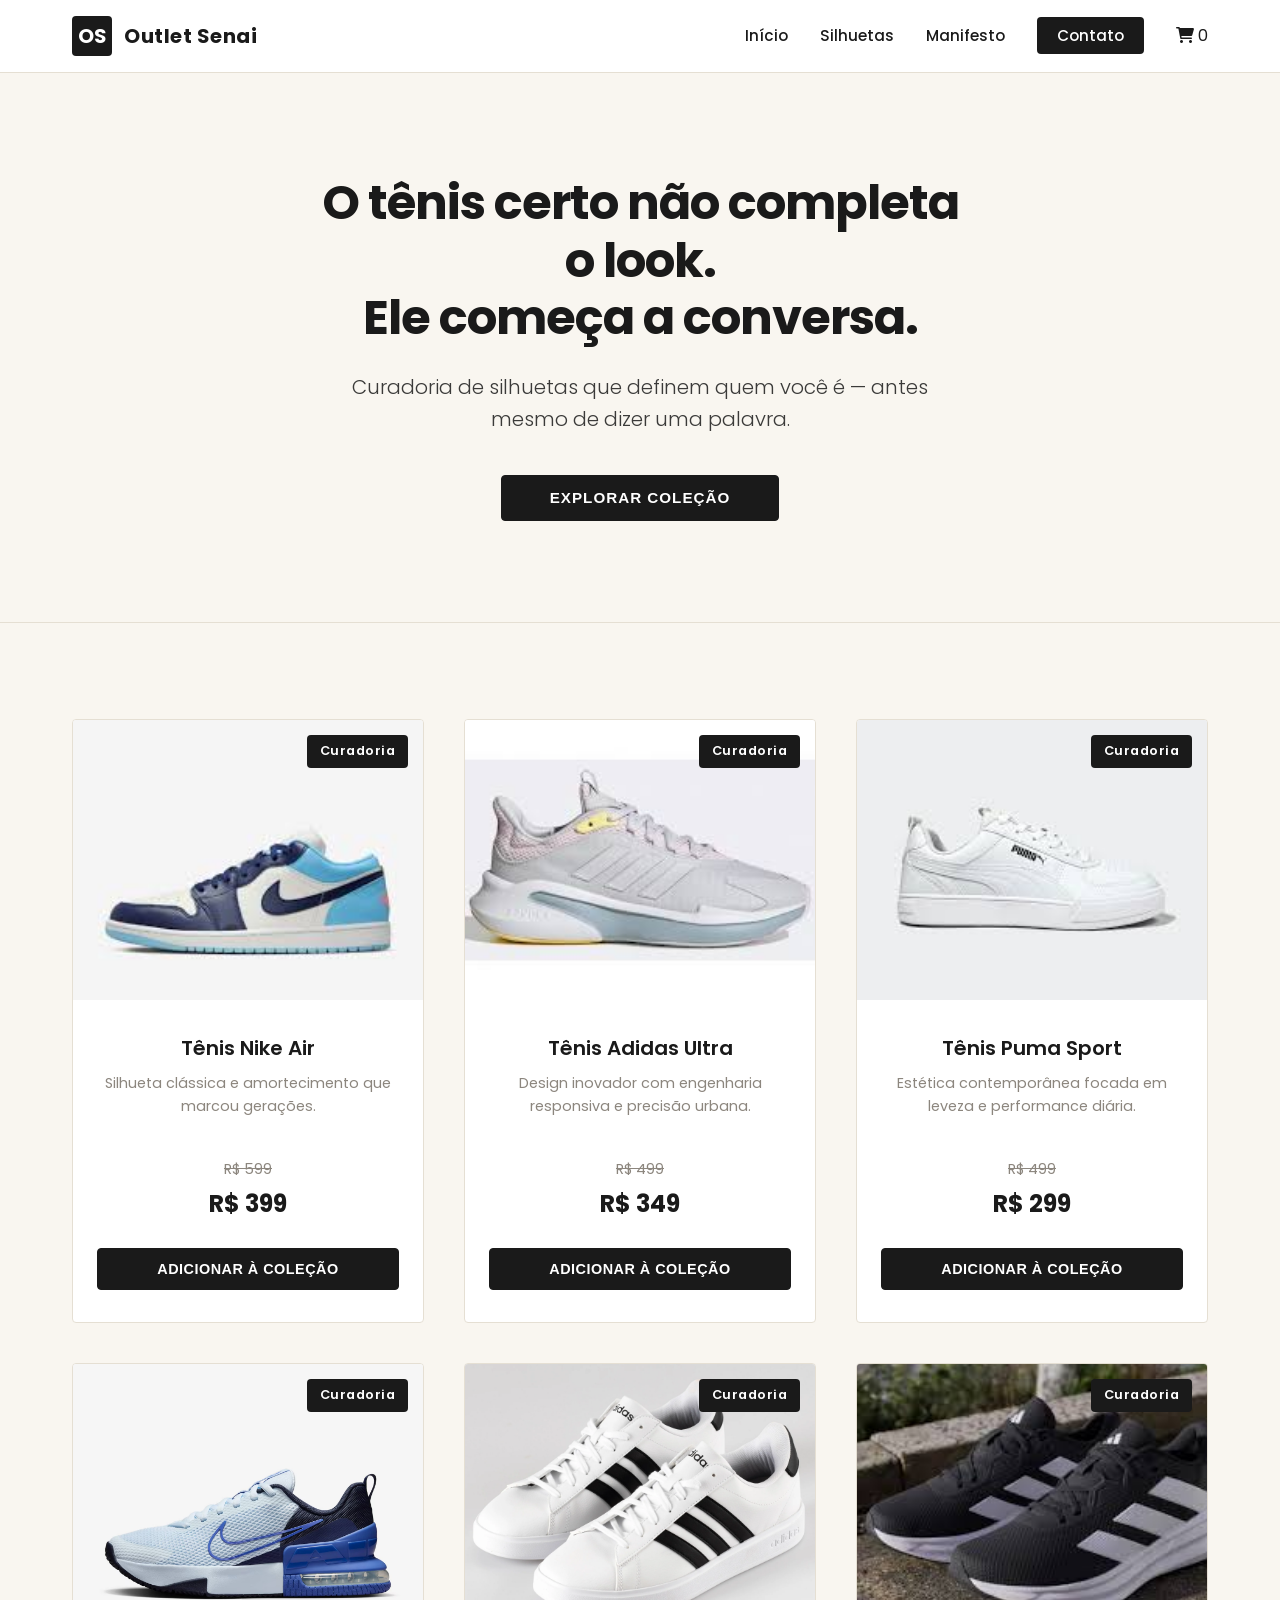
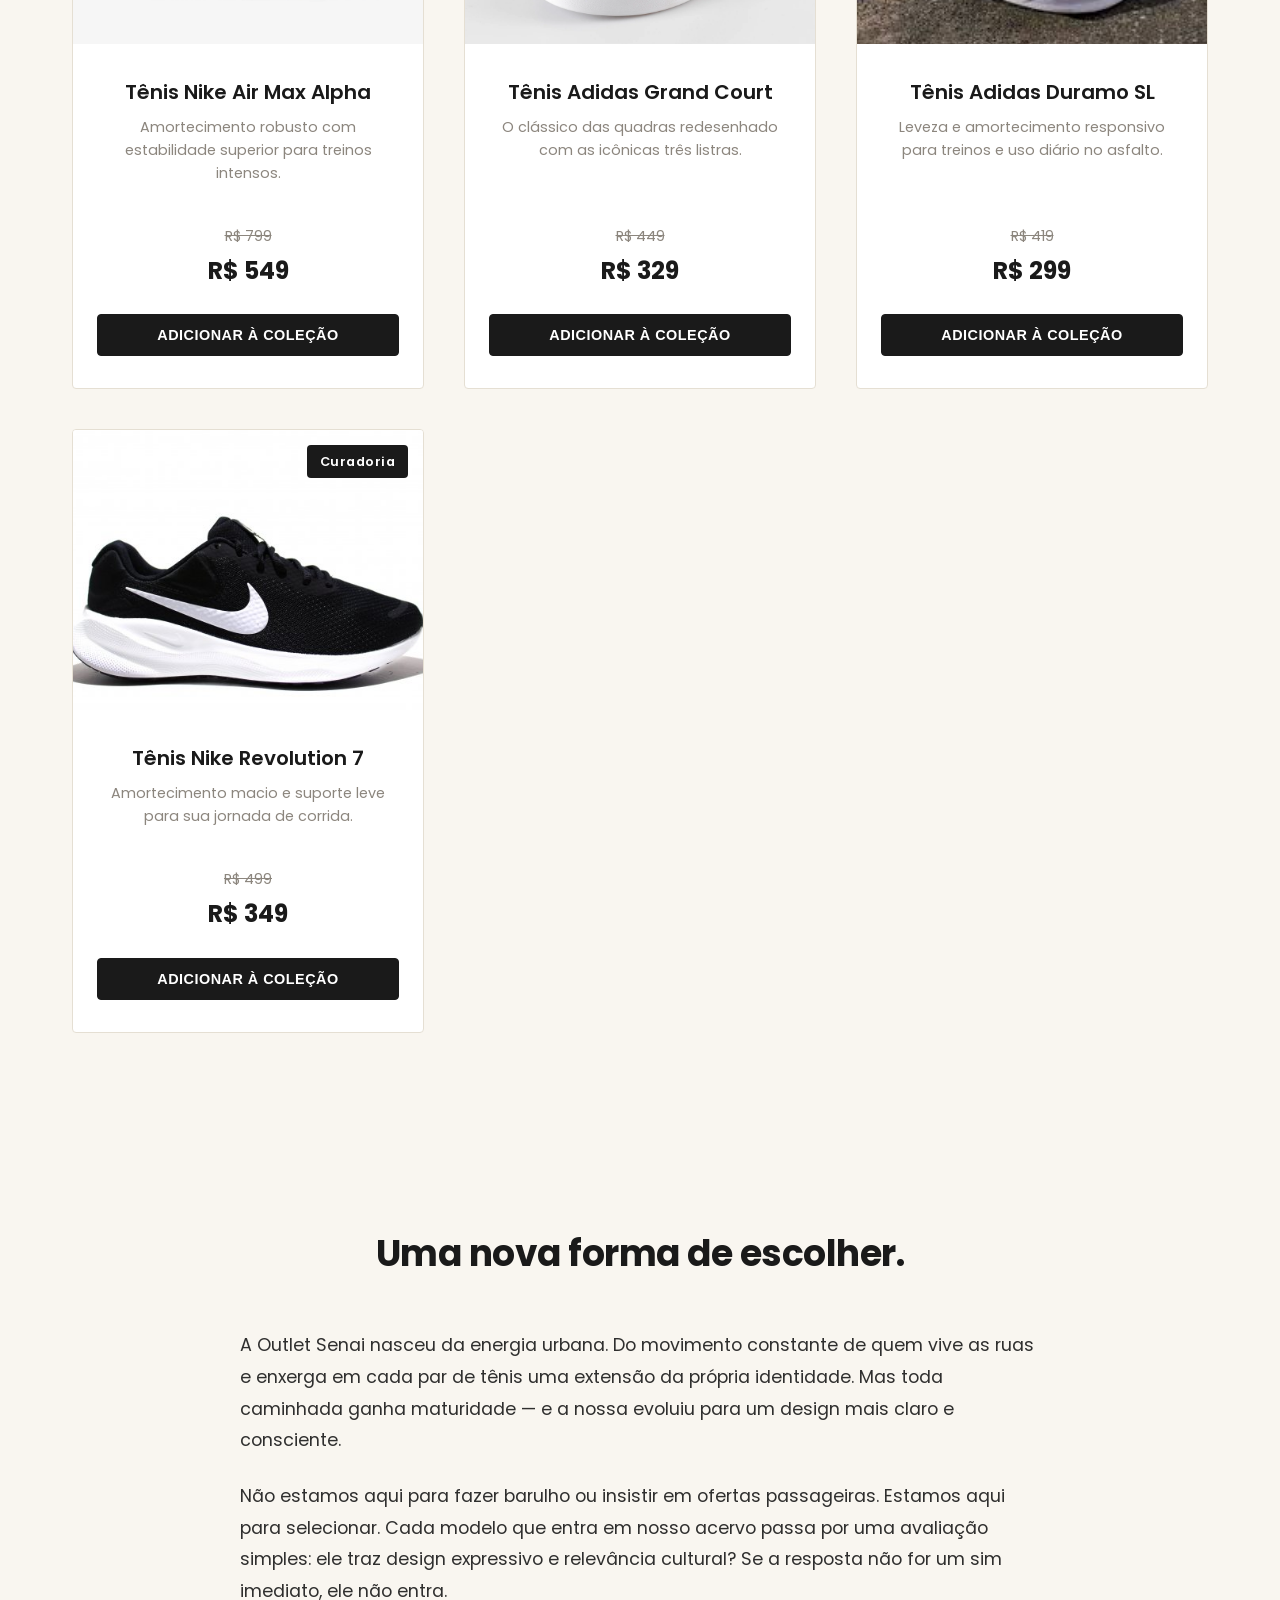
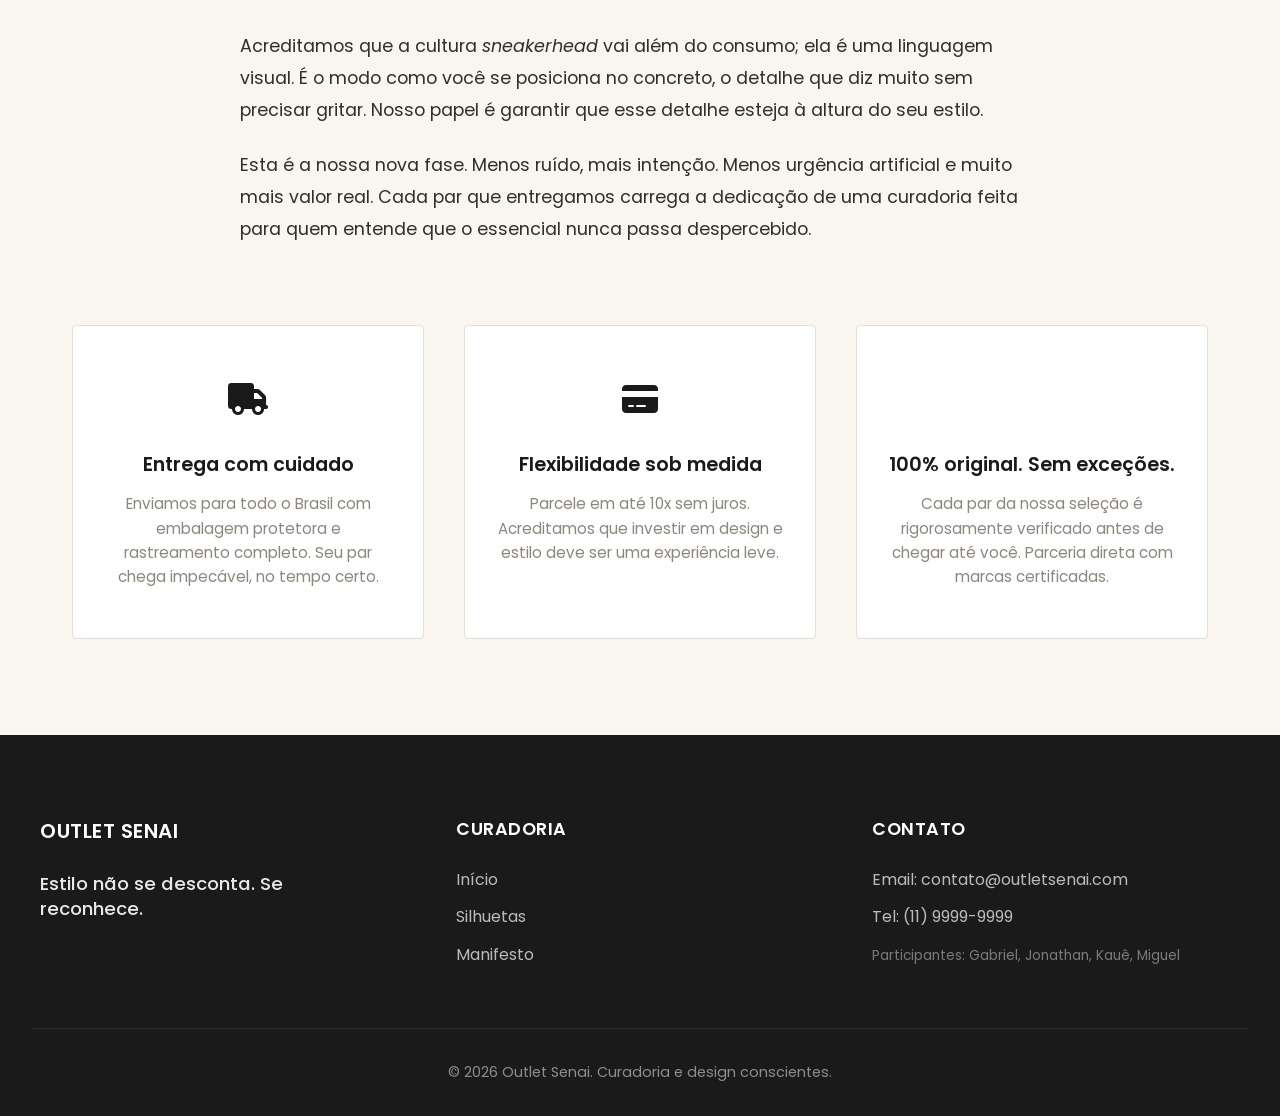
<file: index.html>
<!DOCTYPE html>
<html lang="pt-BR">
<head>
    <meta charset="UTF-8">
    <meta name="viewport" content="width=device-width, initial-scale=1.0">
    <meta name="description" content="Outlet Senai — Curadoria de silhuetas atemporais e design consciente. Encontre os tênis mais autênticos da cultura urbana.">
    <link href="https://fonts.googleapis.com/css2?family=Poppins:wght@400;500;600;700&display=swap" rel="stylesheet">
    <link rel="icon" href="assets/img/favicon.png" type="image/png">
    <link rel="stylesheet" href="assets/css/style.css">
    <link rel="stylesheet" href="https://cdnjs.cloudflare.com/ajax/libs/font-awesome/6.0.0/css/all.min.css">
    <title>Outlet Senai — Curadoria & Design de Tênis Premium</title>
</head>
<body>
    <nav class="navbar">
        <div class="nav-container">
            <a href="#" class="logo-link">
                <div class="logo-box">OS</div>
                <span class="brand-name">Outlet Senai</span>
            </a>
            <ul class="menu">
                <li><a href="#inicio">Início</a></li>
                <li><a href="#produtos">Silhuetas</a></li>
                <li><a href="#quemsomos">Manifesto</a></li>
                <li><a href="#contato" class="btn-contato">Contato</a></li>
                <li>
                    <div class="cart-container" onclick="toggleCarrinho()" style="cursor: pointer; position: relative;">
                        <i class="fa-solid fa-cart-shopping"></i>
                        <span id="cart-count">0</span>
                    </div>

                    <div id="carrinho-lateral" class="cart-modal">
                        <h3>Seu Carrinho</h3>
                        <div id="itens-lista"></div>
                        <hr style="border: 0; border-top: 1px solid var(--color-earth-light); margin: 20px 0;">
                        <p style="margin-bottom: 20px; font-size: 1.1rem;">Total: <strong id="total-carrinho" style="font-weight: 700; color: var(--color-dark);">R$ 0,00</strong></p>
                        <div style="display: flex; flex-direction: column; gap: 10px;">
                            <button class="btn-finalizar">Finalizar Compra</button>
                            <button onclick="toggleCarrinho()" style="background: transparent; border: 1px solid var(--color-earth-light); padding: 10px; border-radius: 4px; cursor: pointer; font-weight: 600; text-transform: uppercase; font-size: 0.85rem; letter-spacing: 0.5px;">Fechar</button>
                        </div>
                    </div>
                </li>
            </ul>
        </div>
    </nav>
    <section class="banner" id="inicio">
        <div class="banner-content">
            <h1>O tênis certo não completa o look.<br>Ele começa a conversa.</h1>
            <p>Curadoria de silhuetas que definem quem você é — antes mesmo de dizer uma palavra.</p>
            <button class="btn-verprodutos" onclick="document.getElementById('produtos').scrollIntoView({behavior: 'smooth'})">Explorar Coleção</button>
        </div>
    </section>

    <section class="produtos" id="produtos">

        <div class="card">
            <a href="pages/nike-air.html" class="card-link">
                <div class="card-image">
                    <img src="assets/img/produtos/nike-air.jpg" alt="Tênis Nike Air">
                    <span class="badge-desconto">Curadoria</span>
                </div>
            </a>
            <div class="card-content">
                <h3>Tênis Nike Air</h3>
                <p class="descricao">Silhueta clássica e amortecimento que marcou gerações.</p>
                <div class="preco-container">
                    <p class="preco-original">R$ 599</p>
                    <p class="preco">R$ 399</p>
                </div>
                <button class="btn-add" onclick="adicionarAoCarrinho('Nike Air', 399, 'assets/img/produtos/nike-air.jpg')">Adicionar à Coleção</button>
            </div>
        </div>

        <div class="card">
            <a href="pages/adidas-ultra.html">
                <div class="card-image">
                    <img src="assets/img/produtos/adidas-ultra.jpg" alt="Tênis Adidas Ultra">
                    <span class="badge-desconto">Curadoria</span>
                </div>
            </a>
            <div class="card-content">
                <h3>Tênis Adidas Ultra</h3>
                <p class="descricao">Design inovador com engenharia responsiva e precisão urbana.</p>
                <div class="preco-container">
                    <p class="preco-original">R$ 499</p>
                    <p class="preco">R$ 349</p>
                </div>
                <button class="btn-add" onclick="adicionarAoCarrinho('Adidas Ultra', 349, 'assets/img/produtos/adidas-ultra.jpg')">Adicionar à Coleção</button>
            </div>
        </div>

        <div class="card">
            <a href="pages/puma-sport.html">
                <div class="card-image">
                    <img src="assets/img/produtos/puma-sport.jpg" alt="Tênis Puma Sport">
                    <span class="badge-desconto">Curadoria</span>
                </div>
            </a>
            <div class="card-content">
                <h3>Tênis Puma Sport</h3>
                <p class="descricao">Estética contemporânea focada em leveza e performance diária.</p>
                <div class="preco-container">
                    <p class="preco-original">R$ 499</p>
                    <p class="preco">R$ 299</p>
                </div>
                <button class="btn-add" onclick="adicionarAoCarrinho('Puma Sport', 299, 'assets/img/produtos/puma-sport.jpg')">Adicionar à Coleção</button>
            </div>
        </div>

        <div class="card">
            <a href="pages/nike-air-max-alpha.html">
                <div class="card-image">
                    <img src="assets/img/produtos/nike-air-max-alpha.png" alt="Tênis Nike Air Max Alpha">
                    <span class="badge-desconto">Curadoria</span>
                </div>
            </a>
            <div class="card-content">
                <h3>Tênis Nike Air Max Alpha</h3>
                <p class="descricao">Amortecimento robusto com estabilidade superior para treinos intensos.</p>
                <div class="preco-container">
                    <p class="preco-original">R$ 799</p>
                    <p class="preco">R$ 549</p>
                </div>
                <button class="btn-add" onclick="adicionarAoCarrinho('Nike Air Max Alpha', 549, 'assets/img/produtos/nike-air-max-alpha.png')">Adicionar à Coleção</button>
            </div>
        </div>

        <div class="card">
            <a href="pages/adidas-grand-court.html">
                <div class="card-image">
                    <img src="assets/img/produtos/adidas-grand-court.webp" alt="Tênis Adidas Grand Court">
                    <span class="badge-desconto">Curadoria</span>
                </div>
            </a>
            <div class="card-content">
                <h3>Tênis Adidas Grand Court</h3>
                <p class="descricao">O clássico das quadras redesenhado com as icônicas três listras.</p>
                <div class="preco-container">
                    <p class="preco-original">R$ 449</p>
                    <p class="preco">R$ 329</p>
                </div>
                <button class="btn-add" onclick="adicionarAoCarrinho('Adidas Grand Court', 329, 'assets/img/produtos/adidas-grand-court.webp')">Adicionar à Coleção</button>
            </div>
        </div>

        <div class="card">
            <a href="pages/adidas-duramo-sl.html">
                <div class="card-image">
                    <img src="assets/img/produtos/adidas-duramo-sl.jpg" alt="Tênis Adidas Duramo SL">
                    <span class="badge-desconto">Curadoria</span>
                </div>
            </a>
            <div class="card-content">
                <h3>Tênis Adidas Duramo SL</h3>
                <p class="descricao">Leveza e amortecimento responsivo para treinos e uso diário no asfalto.</p>
                <div class="preco-container">
                    <p class="preco-original">R$ 419</p>
                    <p class="preco">R$ 299</p>
                </div>
                <button class="btn-add" onclick="adicionarAoCarrinho('Adidas Duramo SL', 299, 'assets/img/produtos/adidas-duramo-sl.jpg')">Adicionar à Coleção</button>
            </div>
        </div>

        <div class="card">
            <a href="pages/nike-revolution-7.html">
                <div class="card-image">
                    <img src="assets/img/produtos/nike-revolution-7.jpg" alt="Tênis Nike Revolution 7">
                    <span class="badge-desconto">Curadoria</span>
                </div>
            </a>
            <div class="card-content">
                <h3>Tênis Nike Revolution 7</h3>
                <p class="descricao">Amortecimento macio e suporte leve para sua jornada de corrida.</p>
                <div class="preco-container">
                    <p class="preco-original">R$ 499</p>
                    <p class="preco">R$ 349</p>
                </div>
                <button class="btn-add" onclick="adicionarAoCarrinho('Nike Revolution 7', 349, 'assets/img/produtos/nike-revolution-7.jpg')">Adicionar à Coleção</button>
            </div>
        </div>
    </section>

    <section class="sobre" id="quemsomos">
        <h2>Uma nova forma de escolher.</h2>
        
        <div class="sobre-manifesto">
            <p>A Outlet Senai nasceu da energia urbana. Do movimento constante de quem vive as ruas e enxerga em cada par de tênis uma extensão da própria identidade. Mas toda caminhada ganha maturidade — e a nossa evoluiu para um design mais claro e consciente.</p>
            <p>Não estamos aqui para fazer barulho ou insistir em ofertas passageiras. Estamos aqui para selecionar. Cada modelo que entra em nosso acervo passa por uma avaliação simples: ele traz design expressivo e relevância cultural? Se a resposta não for um sim imediato, ele não entra.</p>
            <p>Acreditamos que a cultura <em>sneakerhead</em> vai além do consumo; ela é uma linguagem visual. É o modo como você se posiciona no concreto, o detalhe que diz muito sem precisar gritar. Nosso papel é garantir que esse detalhe esteja à altura do seu estilo.</p>
            <p>Esta é a nossa nova fase. Menos ruído, mais intenção. Menos urgência artificial e muito mais valor real. Cada par que entregamos carrega a dedicação de uma curadoria feita para quem entende que o essencial nunca passa despercebido.</p>
        </div>

        <div class="sobre-grid">
            <div class="sobre-card">
                <div class="sobre-icon"><i class="fa-solid fa-truck"></i></div>
                <h4>Entrega com cuidado</h4>
                <p>Enviamos para todo o Brasil com embalagem protetora e rastreamento completo. Seu par chega impecável, no tempo certo.</p>
            </div>
            <div class="sobre-card">
                <div class="sobre-icon"><i class="fa-solid fa-credit-card"></i></div>
                <h4>Flexibilidade sob medida</h4>
                <p>Parcele em até 10x sem juros. Acreditamos que investir em design e estilo deve ser uma experiência leve.</p>
            </div>
            <div class="sobre-card">
                <div class="sobre-icon"><i class="fa-solid fa-shield-halved"></i></div>
                <h4>100% original. Sem exceções.</h4>
                <p>Cada par da nossa seleção é rigorosamente verificado antes de chegar até você. Parceria direta com marcas certificadas.</p>
            </div>
        </div>
    </section>

    <footer id="contato">
        <div class="footer-container">
            <div class="footer-section" style="max-width: 350px;">
                <h4 style="font-size: 1.25rem;">Outlet Senai</h4>
                <p style="font-size: 1.15rem; font-weight: 500; line-height: 1.4; color: var(--color-white); opacity: 0.9; margin-top: 15px;">Estilo não se desconta. Se reconhece.</p>
            </div>
            <div class="footer-section">
                <h4>Curadoria</h4>
                <ul>
                    <li><a href="#inicio">Início</a></li>
                    <li><a href="#produtos">Silhuetas</a></li>
                    <li><a href="#quemsomos">Manifesto</a></li>
                </ul>
            </div>
            <div class="footer-section">
                <h4>Contato</h4>
                <p>Email: contato@outletsenai.com</p>
                <p>Tel: (11) 9999-9999</p>
                <p style="margin-top: 15px; font-size: 0.85rem; opacity: 0.6;">Participantes: Gabriel, Jonathan, Kauê, Miguel</p>
            </div>
        </div>
        <div class="footer-bottom">
            <p>&copy; 2026 Outlet Senai. Curadoria e design conscientes.</p>
        </div>
    </footer>
    <div id="toast-carrinho" class="toast">Produto adicionado à sua coleção!</div>
    <script src="assets/js/carrinho.js"></script>
</body>
</html>
</file>
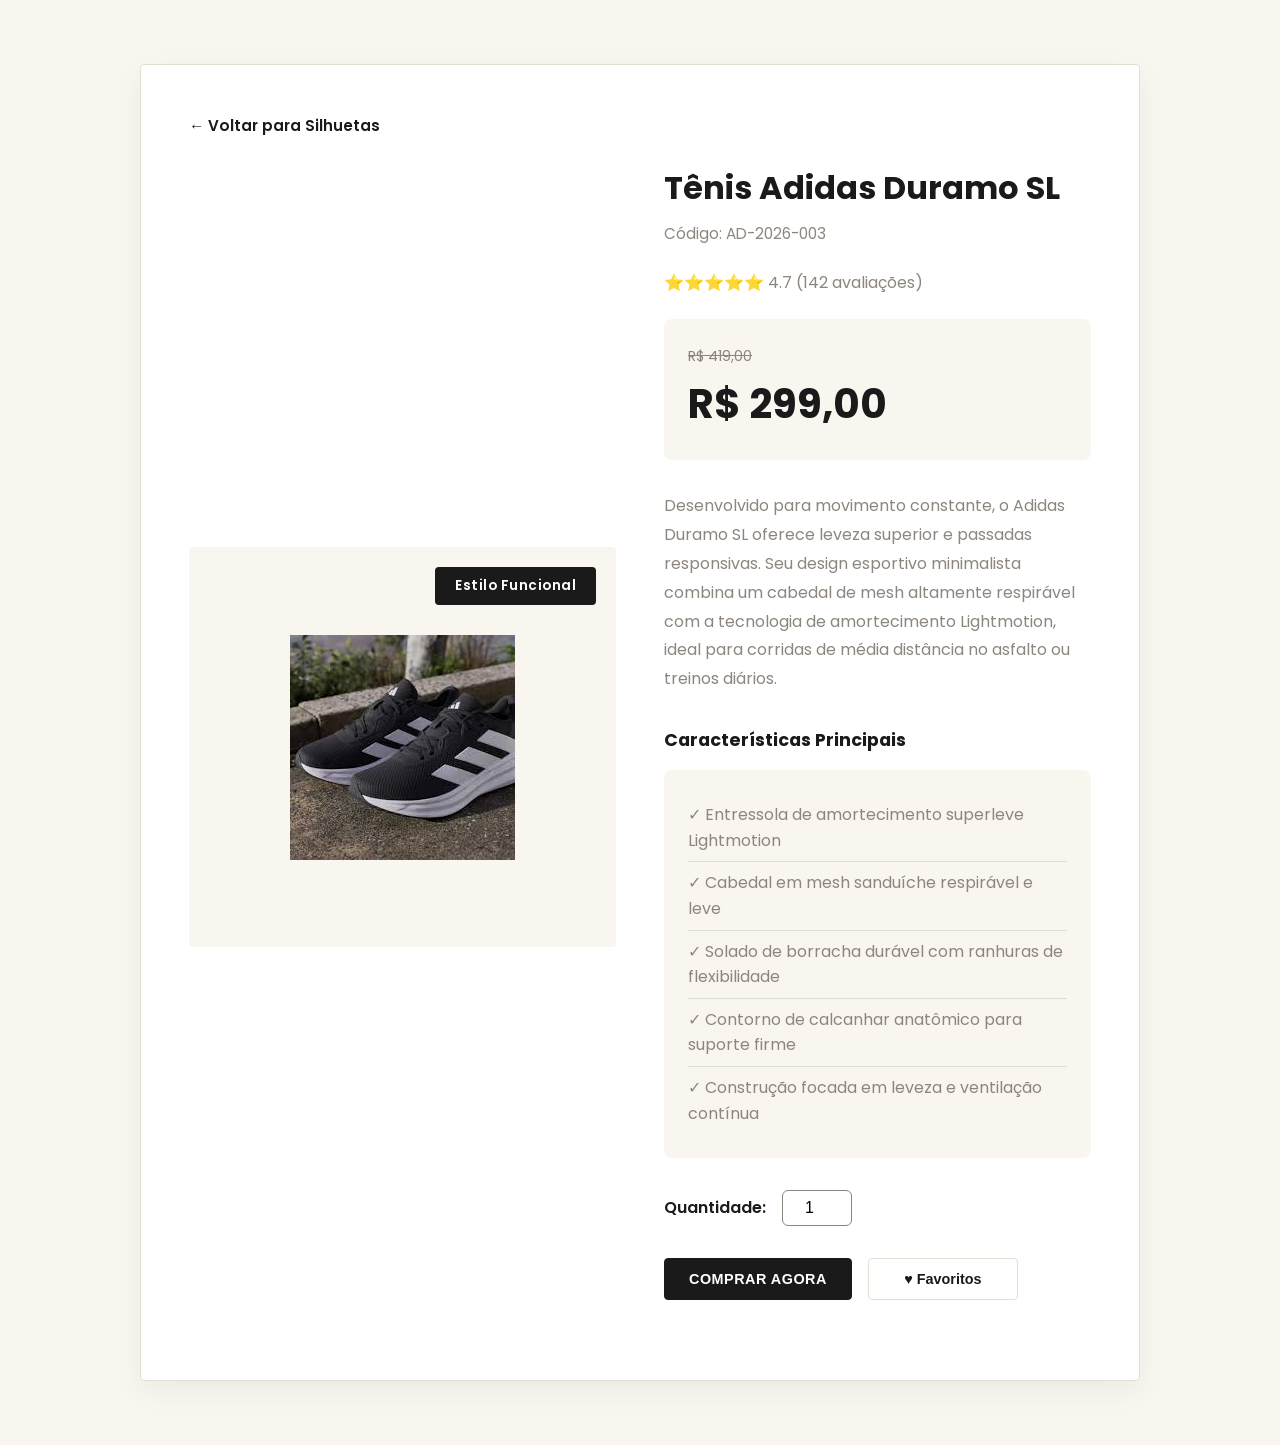
<file: pages/adidas-duramo-sl.html>
<!DOCTYPE html>
<html lang="pt-BR">
<head>
    <meta charset="UTF-8">
    <meta name="viewport" content="width=device-width, initial-scale=1.0">
    <meta name="description" content="Tênis Adidas Duramo SL — Leveza e amortecimento responsivo para treinos e uso diário no asfalto.">
    <link href="https://fonts.googleapis.com/css2?family=Poppins:wght@400;500;600;700&display=swap" rel="stylesheet">
    <link rel="icon" href="../assets/img/favicon.png" type="image/png">
    <link rel="stylesheet" href="../assets/css/style.css">
    <link rel="stylesheet" href="../assets/css/produto.css">
    <title>Tênis Adidas Duramo SL — Outlet Senai</title>
</head>
<body>
    <div class="produto-container">
        <a href="../index.html" class="voltar">← Voltar para Silhuetas</a>
        
        <div class="produto-grid">
            <div class="produto-imagem">
                <span class="badge">Estilo Funcional</span>
                <img src="../assets/img/produtos/adidas-duramo-sl.jpg" alt="Tênis Adidas Duramo SL">
            </div>

            <div class="produto-info">
                <h1>Tênis Adidas Duramo SL</h1>
                <div class="info-meta">Código: AD-2026-003</div>
                <div class="avaliacao">⭐⭐⭐⭐⭐ 4.7 (142 avaliações)</div>
                
                <div class="produto-preco">
                    <span class="preco-original">R$ 419,00</span>
                    <div class="preco-atual">R$ 299,00</div>
                </div>

                <div class="produto-descricao">
                    Desenvolvido para movimento constante, o Adidas Duramo SL oferece leveza superior e passadas responsivas. Seu design esportivo minimalista combina um cabedal de mesh altamente respirável com a tecnologia de amortecimento Lightmotion, ideal para corridas de média distância no asfalto ou treinos diários.
                </div>

                <div class="especificacoes">
                    <h3>Características Principais</h3>
                    <ul>
                        <li>✓ Entressola de amortecimento superleve Lightmotion</li>
                        <li>✓ Cabedal em mesh sanduíche respirável e leve</li>
                        <li>✓ Solado de borracha durável com ranhuras de flexibilidade</li>
                        <li>✓ Contorno de calcanhar anatômico para suporte firme</li>
                        <li>✓ Construção focada em leveza e ventilação contínua</li>
                    </ul>
                </div>

                <div class="quantidade">
                    <label for="qty">Quantidade:</label>
                    <input type="number" id="qty" value="1" min="1" max="10">
                </div>

                <div class="botoes">
                    <button class="btn-comprar">Comprar Agora</button>
                    <button class="btn-favorito">♥ Favoritos</button>
                </div>
            </div>
        </div>
    </div>
</body>
</html>
</file>
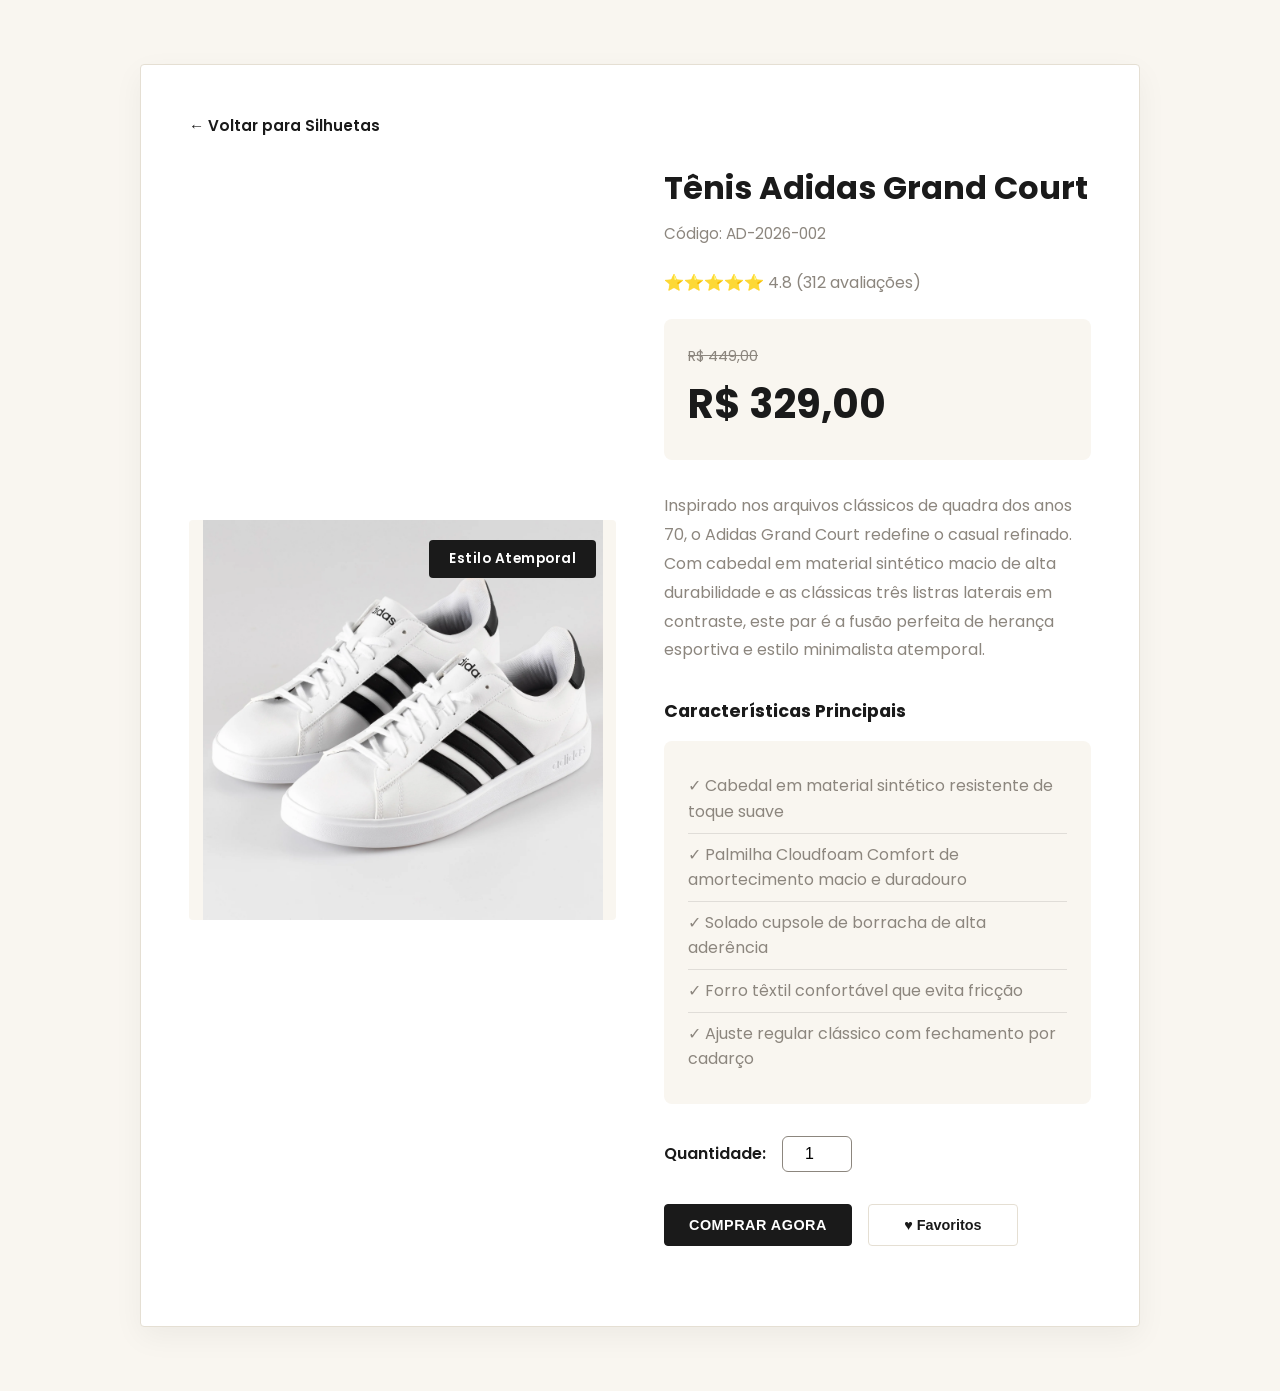
<file: pages/adidas-grand-court.html>
<!DOCTYPE html>
<html lang="pt-BR">
<head>
    <meta charset="UTF-8">
    <meta name="viewport" content="width=device-width, initial-scale=1.0">
    <meta name="description" content="Tênis Adidas Grand Court — O clássico das quadras redesenhado com as icônicas três listras e estilo atemporal.">
    <link href="https://fonts.googleapis.com/css2?family=Poppins:wght@400;500;600;700&display=swap" rel="stylesheet">
    <link rel="icon" href="../assets/img/favicon.png" type="image/png">
    <link rel="stylesheet" href="../assets/css/style.css">
    <link rel="stylesheet" href="../assets/css/produto.css">
    <title>Tênis Adidas Grand Court — Outlet Senai</title>
</head>
<body>
    <div class="produto-container">
        <a href="../index.html" class="voltar">← Voltar para Silhuetas</a>
        
        <div class="produto-grid">
            <div class="produto-imagem">
                <span class="badge">Estilo Atemporal</span>
                <img src="../assets/img/produtos/adidas-grand-court.webp" alt="Tênis Adidas Grand Court">
            </div>

            <div class="produto-info">
                <h1>Tênis Adidas Grand Court</h1>
                <div class="info-meta">Código: AD-2026-002</div>
                <div class="avaliacao">⭐⭐⭐⭐⭐ 4.8 (312 avaliações)</div>
                
                <div class="produto-preco">
                    <span class="preco-original">R$ 449,00</span>
                    <div class="preco-atual">R$ 329,00</div>
                </div>

                <div class="produto-descricao">
                    Inspirado nos arquivos clássicos de quadra dos anos 70, o Adidas Grand Court redefine o casual refinado. Com cabedal em material sintético macio de alta durabilidade e as clássicas três listras laterais em contraste, este par é a fusão perfeita de herança esportiva e estilo minimalista atemporal.
                </div>

                <div class="especificacoes">
                    <h3>Características Principais</h3>
                    <ul>
                        <li>✓ Cabedal em material sintético resistente de toque suave</li>
                        <li>✓ Palmilha Cloudfoam Comfort de amortecimento macio e duradouro</li>
                        <li>✓ Solado cupsole de borracha de alta aderência</li>
                        <li>✓ Forro têxtil confortável que evita fricção</li>
                        <li>✓ Ajuste regular clássico com fechamento por cadarço</li>
                    </ul>
                </div>

                <div class="quantidade">
                    <label for="qty">Quantidade:</label>
                    <input type="number" id="qty" value="1" min="1" max="10">
                </div>

                <div class="botoes">
                    <button class="btn-comprar">Comprar Agora</button>
                    <button class="btn-favorito">♥ Favoritos</button>
                </div>
            </div>
        </div>
    </div>
</body>
</html>
</file>
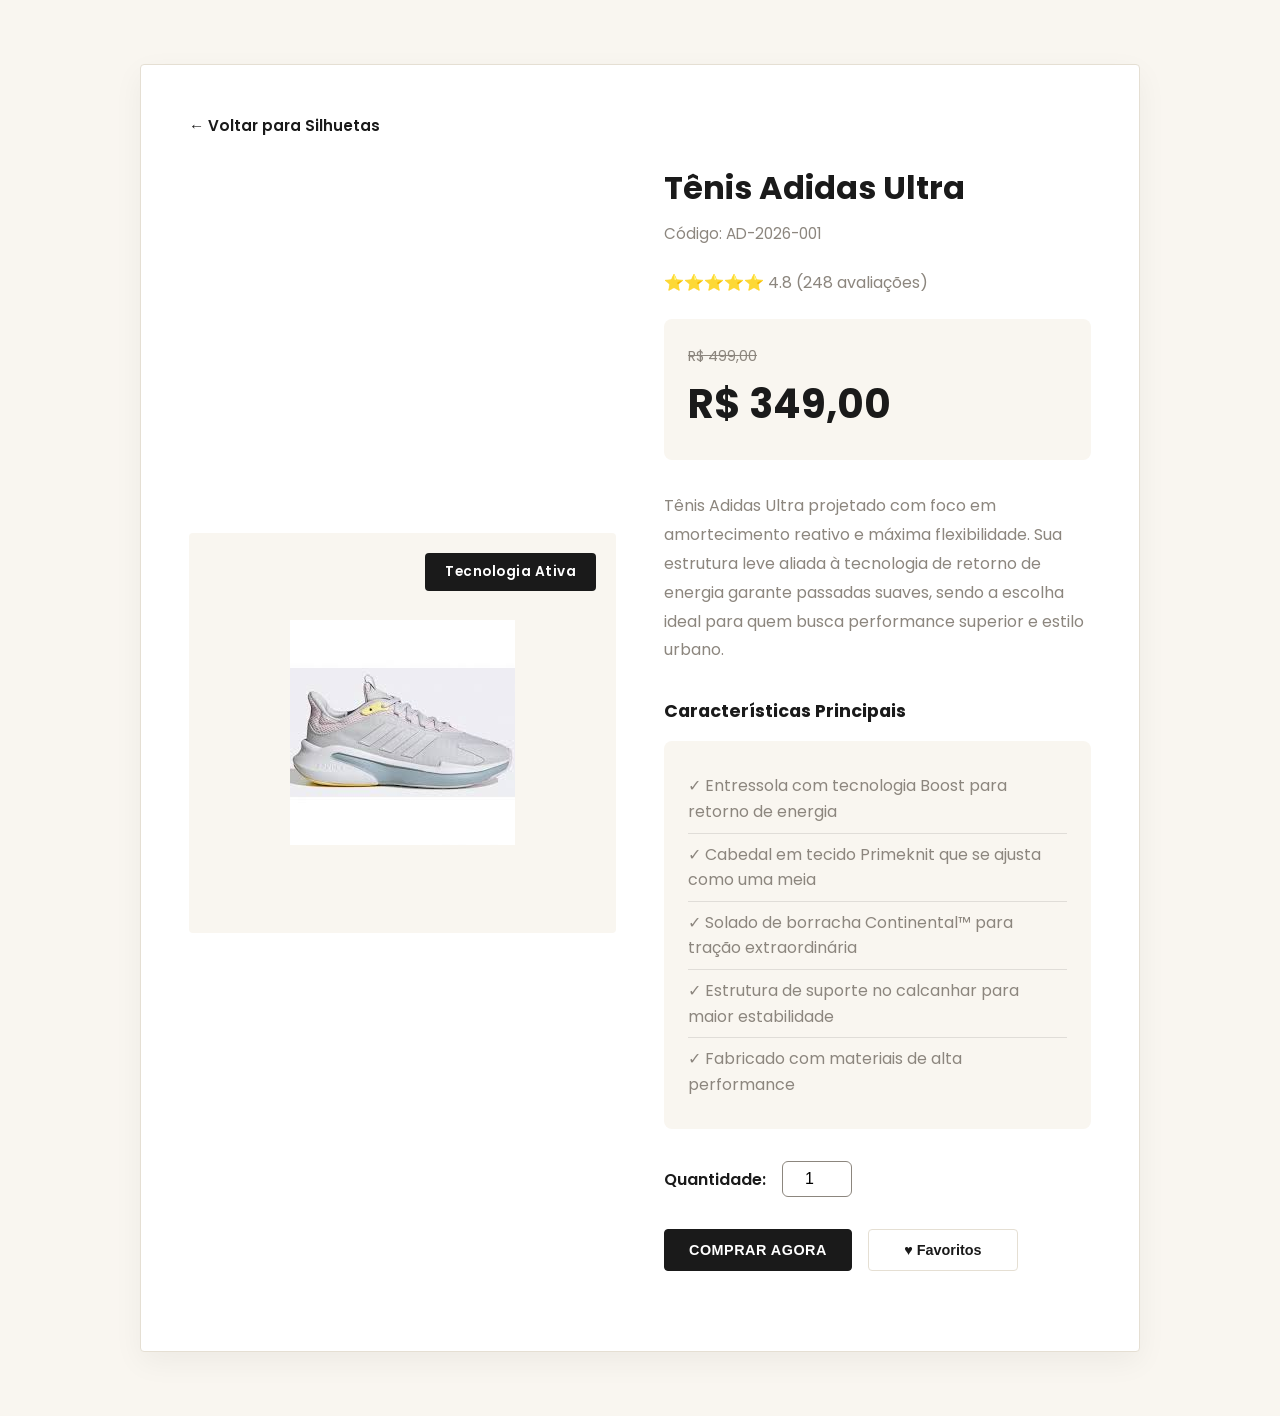
<file: pages/adidas-ultra.html>
<!DOCTYPE html>
<html lang="pt-BR">
<head>
    <meta charset="UTF-8">
    <meta name="viewport" content="width=device-width, initial-scale=1.0">
    <meta name="description" content="Tênis Adidas Ultra — Design inovador com engenharia responsiva e precisão urbana.">
    <link href="https://fonts.googleapis.com/css2?family=Poppins:wght@400;500;600;700&display=swap" rel="stylesheet">
    <link rel="icon" href="../assets/img/favicon.png" type="image/png">
    <link rel="stylesheet" href="../assets/css/style.css">
    <link rel="stylesheet" href="../assets/css/produto.css">
    <title>Tênis Adidas Ultra — Outlet Senai</title>
</head>
<body>
    <div class="produto-container">
        <a href="../index.html" class="voltar">← Voltar para Silhuetas</a>
        
        <div class="produto-grid">
            <div class="produto-imagem">
                <span class="badge">Tecnologia Ativa</span>
                <img src="../assets/img/produtos/adidas-ultra.jpg" alt="Tênis Adidas Ultra">
            </div>

            <div class="produto-info">
                <h1>Tênis Adidas Ultra</h1>
                <div class="info-meta">Código: AD-2026-001</div>
                <div class="avaliacao">⭐⭐⭐⭐⭐ 4.8 (248 avaliações)</div>
                
                <div class="produto-preco">
                    <span class="preco-original">R$ 499,00</span>
                    <div class="preco-atual">R$ 349,00</div>
                </div>

                <div class="produto-descricao">
                   Tênis Adidas Ultra projetado com foco em amortecimento reativo e máxima flexibilidade. Sua estrutura leve aliada à tecnologia de retorno de energia garante passadas suaves, sendo a escolha ideal para quem busca performance superior e estilo urbano.
                </div>

                <div class="especificacoes">
                    <h3>Características Principais</h3>
                    <ul>
                        <li>✓ Entressola com tecnologia Boost para retorno de energia</li>
                        <li>✓ Cabedal em tecido Primeknit que se ajusta como uma meia</li>
                        <li>✓ Solado de borracha Continental™ para tração extraordinária</li>
                        <li>✓ Estrutura de suporte no calcanhar para maior estabilidade</li>
                        <li>✓ Fabricado com materiais de alta performance</li>
                    </ul>
                </div>

                <div class="quantidade">
                    <label for="qty">Quantidade:</label>
                    <input type="number" id="qty" value="1" min="1" max="10">
                </div>

                <div class="botoes">
                    <button class="btn-comprar">Comprar Agora</button>
                    <button class="btn-favorito">♥ Favoritos</button>
                </div>
            </div>
        </div>
    </div>
</body>
</html>
</file>
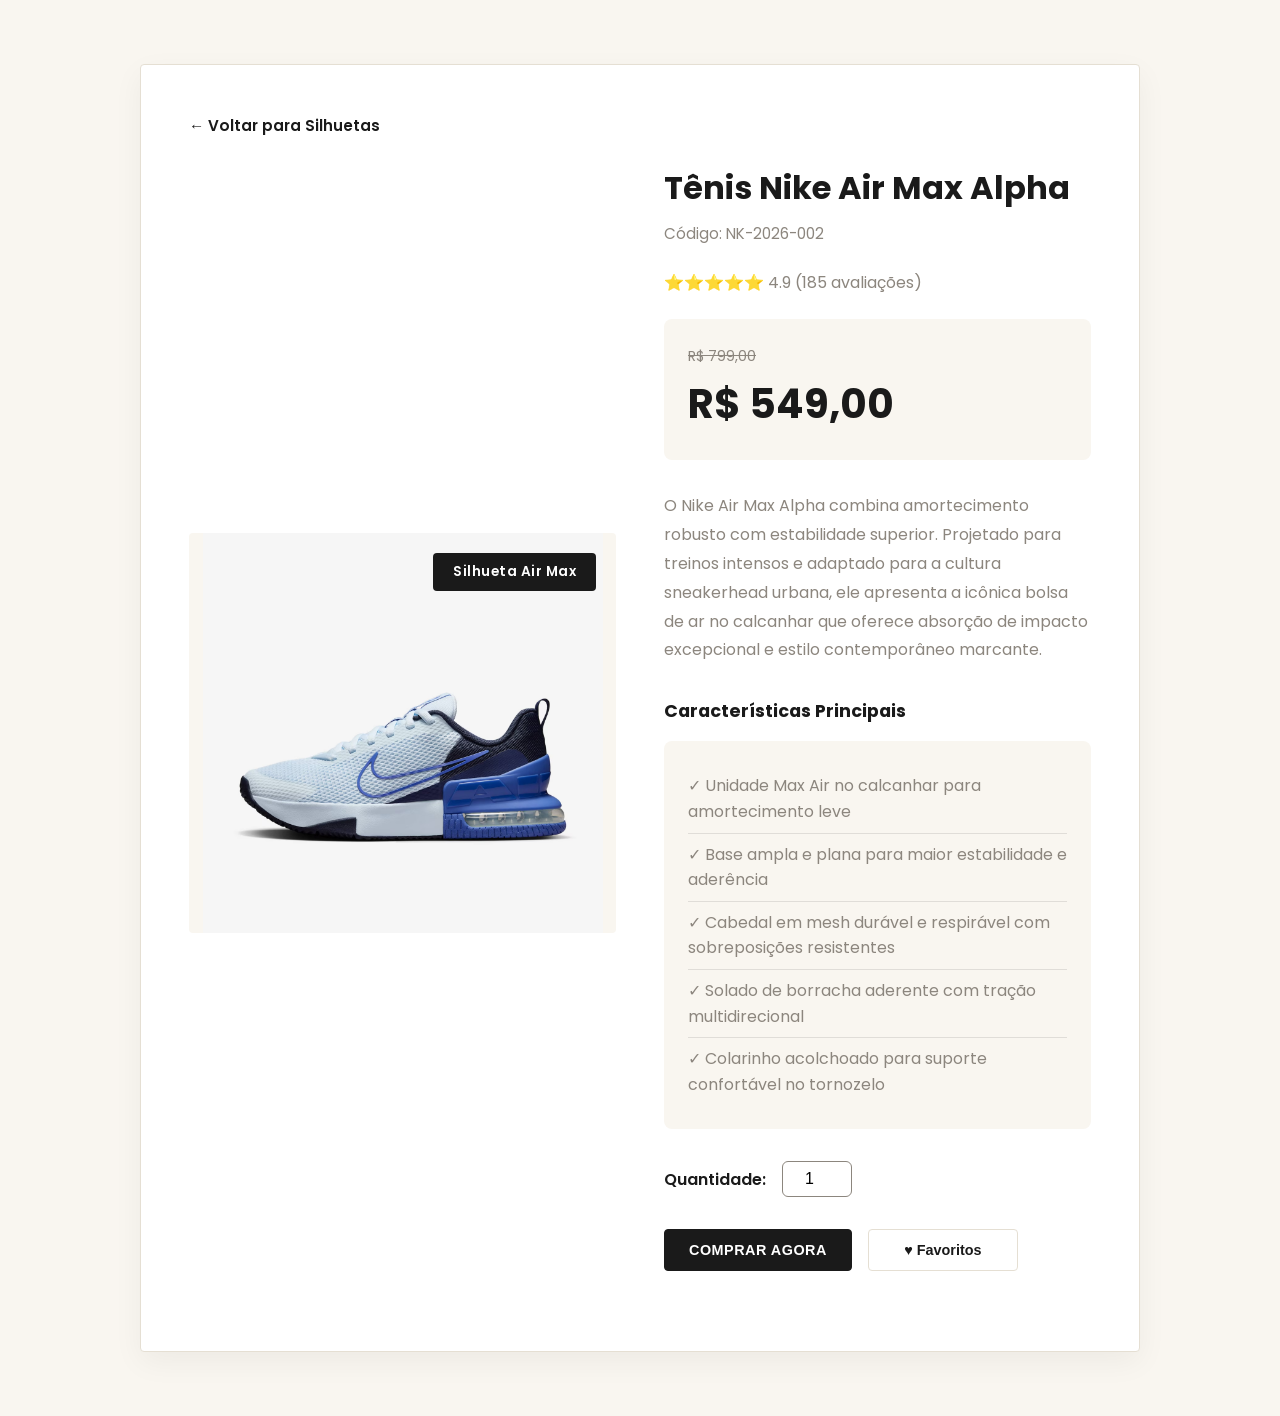
<file: pages/nike-air-max-alpha.html>
<!DOCTYPE html>
<html lang="pt-BR">
<head>
    <meta charset="UTF-8">
    <meta name="viewport" content="width=device-width, initial-scale=1.0">
    <meta name="description" content="Tênis Nike Air Max Alpha — Amortecimento robusto com estabilidade superior para treinos intensos e estilo urbano.">
    <link href="https://fonts.googleapis.com/css2?family=Poppins:wght@400;500;600;700&display=swap" rel="stylesheet">
    <link rel="icon" href="../assets/img/favicon.png" type="image/png">
    <link rel="stylesheet" href="../assets/css/style.css">
    <link rel="stylesheet" href="../assets/css/produto.css">
    <title>Tênis Nike Air Max Alpha — Outlet Senai</title>
</head>
<body>
    <div class="produto-container">
        <a href="../index.html" class="voltar">← Voltar para Silhuetas</a>
        
        <div class="produto-grid">
            <div class="produto-imagem">
                <span class="badge">Silhueta Air Max</span>
                <img src="../assets/img/produtos/nike-air-max-alpha.png" alt="Tênis Nike Air Max Alpha">
            </div>

            <div class="produto-info">
                <h1>Tênis Nike Air Max Alpha</h1>
                <div class="info-meta">Código: NK-2026-002</div>
                <div class="avaliacao">⭐⭐⭐⭐⭐ 4.9 (185 avaliações)</div>
                
                <div class="produto-preco">
                    <span class="preco-original">R$ 799,00</span>
                    <div class="preco-atual">R$ 549,00</div>
                </div>

                <div class="produto-descricao">
                    O Nike Air Max Alpha combina amortecimento robusto com estabilidade superior. Projetado para treinos intensos e adaptado para a cultura sneakerhead urbana, ele apresenta a icônica bolsa de ar no calcanhar que oferece absorção de impacto excepcional e estilo contemporâneo marcante.
                </div>

                <div class="especificacoes">
                    <h3>Características Principais</h3>
                    <ul>
                        <li>✓ Unidade Max Air no calcanhar para amortecimento leve</li>
                        <li>✓ Base ampla e plana para maior estabilidade e aderência</li>
                        <li>✓ Cabedal em mesh durável e respirável com sobreposições resistentes</li>
                        <li>✓ Solado de borracha aderente com tração multidirecional</li>
                        <li>✓ Colarinho acolchoado para suporte confortável no tornozelo</li>
                    </ul>
                </div>

                <div class="quantidade">
                    <label for="qty">Quantidade:</label>
                    <input type="number" id="qty" value="1" min="1" max="10">
                </div>

                <div class="botoes">
                    <button class="btn-comprar">Comprar Agora</button>
                    <button class="btn-favorito">♥ Favoritos</button>
                </div>
            </div>
        </div>
    </div>
</body>
</html>
</file>
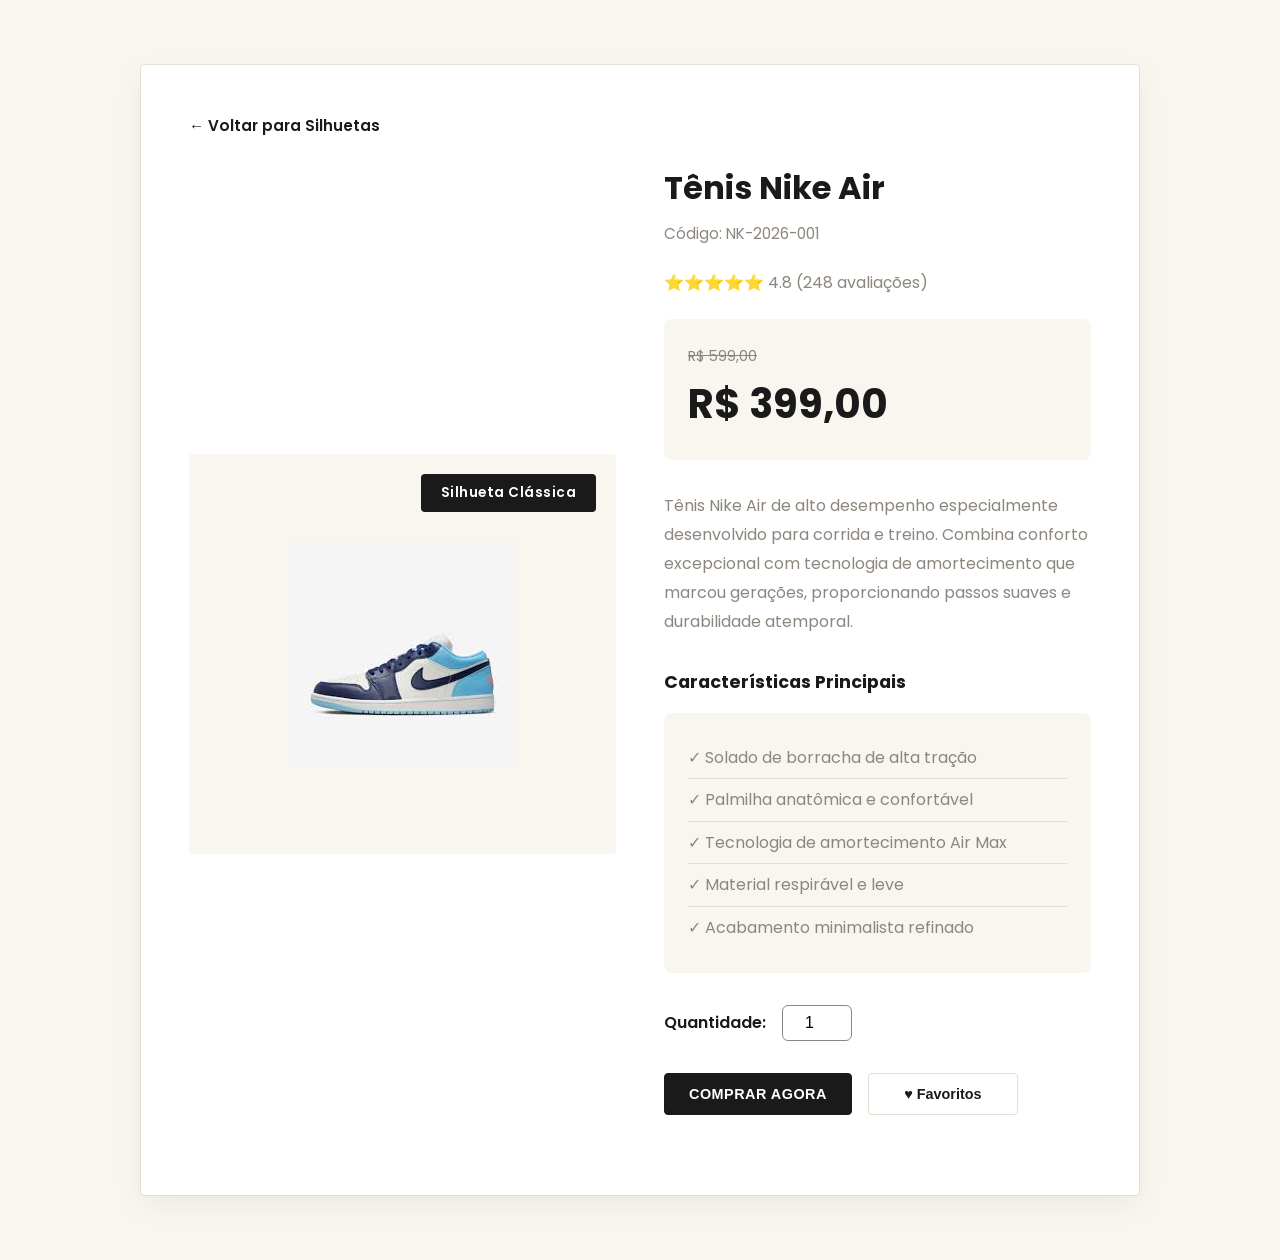
<file: pages/nike-air.html>
<!DOCTYPE html>
<html lang="pt-BR">
<head>
    <meta charset="UTF-8">
    <meta name="viewport" content="width=device-width, initial-scale=1.0">
    <meta name="description" content="Tênis Nike Air — Silhueta clássica e amortecimento que marcou gerações.">
    <link href="https://fonts.googleapis.com/css2?family=Poppins:wght@400;500;600;700&display=swap" rel="stylesheet">
    <link rel="icon" href="../assets/img/favicon.png" type="image/png">
    <link rel="stylesheet" href="../assets/css/style.css">
    <link rel="stylesheet" href="../assets/css/produto.css">
    <title>Tênis Nike Air — Outlet Senai</title>
</head>
<body>
    <div class="produto-container">
        <a href="../index.html" class="voltar">← Voltar para Silhuetas</a>
        
        <div class="produto-grid">
            <div class="produto-imagem">
                <span class="badge">Silhueta Clássica</span>
                <img src="../assets/img/produtos/nike-air.jpg" alt="Tênis Nike Air">
            </div>

            <div class="produto-info">
                <h1>Tênis Nike Air</h1>
                <div class="info-meta">Código: NK-2026-001</div>
                <div class="avaliacao">⭐⭐⭐⭐⭐ 4.8 (248 avaliações)</div>
                
                <div class="produto-preco">
                    <span class="preco-original">R$ 599,00</span>
                    <div class="preco-atual">R$ 399,00</div>
                </div>

                <div class="produto-descricao">
                    Tênis Nike Air de alto desempenho especialmente desenvolvido para corrida e treino. Combina conforto excepcional com tecnologia de amortecimento que marcou gerações, proporcionando passos suaves e durabilidade atemporal.
                </div>

                <div class="especificacoes">
                    <h3>Características Principais</h3>
                    <ul>
                        <li>✓ Solado de borracha de alta tração</li>
                        <li>✓ Palmilha anatômica e confortável</li>
                        <li>✓ Tecnologia de amortecimento Air Max</li>
                        <li>✓ Material respirável e leve</li>
                        <li>✓ Acabamento minimalista refinado</li>
                    </ul>
                </div>

                <div class="quantidade">
                    <label for="qty">Quantidade:</label>
                    <input type="number" id="qty" value="1" min="1" max="10">
                </div>

                <div class="botoes">
                    <button class="btn-comprar">Comprar Agora</button>
                    <button class="btn-favorito">♥ Favoritos</button>
                </div>
            </div>
        </div>
    </div>
</body>
</html>
</file>
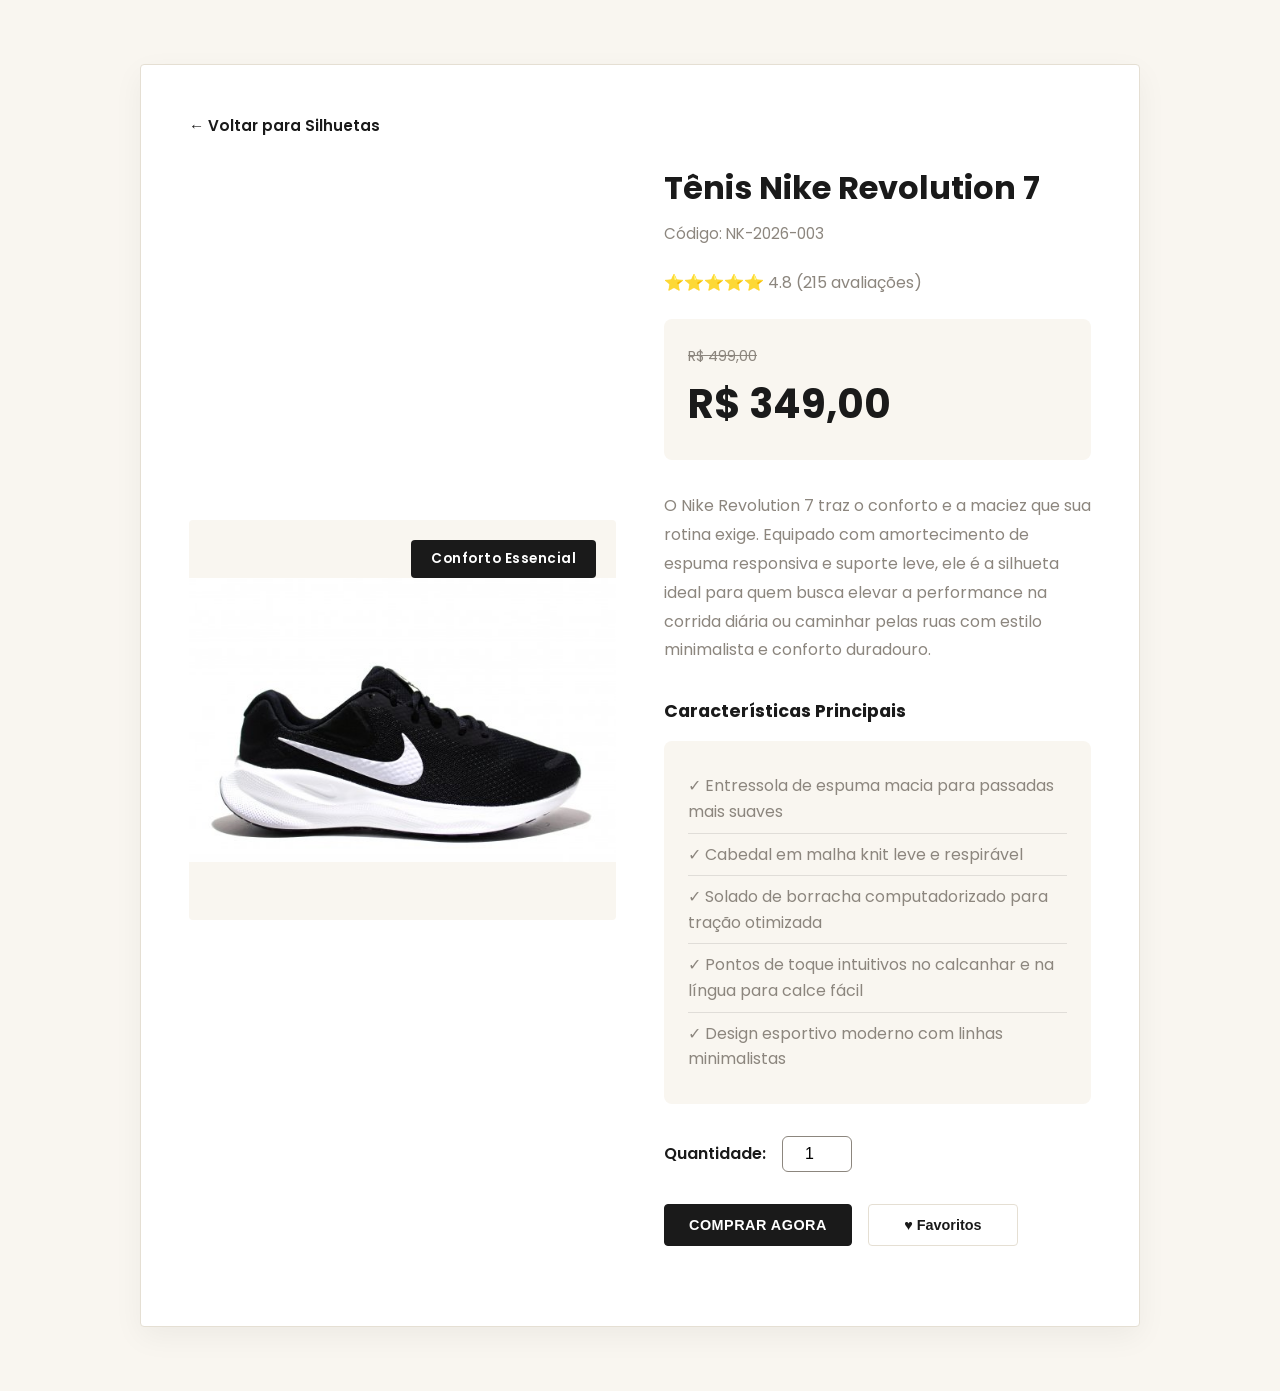
<file: pages/nike-revolution-7.html>
<!DOCTYPE html>
<html lang="pt-BR">
<head>
    <meta charset="UTF-8">
    <meta name="viewport" content="width=device-width, initial-scale=1.0">
    <meta name="description" content="Tênis Nike Revolution 7 — Amortecimento macio e suporte leve para sua jornada diária de corrida e estilo urbano.">
    <link href="https://fonts.googleapis.com/css2?family=Poppins:wght@400;500;600;700&display=swap" rel="stylesheet">
    <link rel="icon" href="../assets/img/favicon.png" type="image/png">
    <link rel="stylesheet" href="../assets/css/style.css">
    <link rel="stylesheet" href="../assets/css/produto.css">
    <title>Tênis Nike Revolution 7 — Outlet Senai</title>
</head>
<body>
    <div class="produto-container">
        <a href="../index.html" class="voltar">← Voltar para Silhuetas</a>
        
        <div class="produto-grid">
            <div class="produto-imagem">
                <span class="badge">Conforto Essencial</span>
                <img src="../assets/img/produtos/nike-revolution-7.jpg" alt="Tênis Nike Revolution 7">
            </div>

            <div class="produto-info">
                <h1>Tênis Nike Revolution 7</h1>
                <div class="info-meta">Código: NK-2026-003</div>
                <div class="avaliacao">⭐⭐⭐⭐⭐ 4.8 (215 avaliações)</div>
                
                <div class="produto-preco">
                    <span class="preco-original">R$ 499,00</span>
                    <div class="preco-atual">R$ 349,00</div>
                </div>

                <div class="produto-descricao">
                    O Nike Revolution 7 traz o conforto e a maciez que sua rotina exige. Equipado com amortecimento de espuma responsiva e suporte leve, ele é a silhueta ideal para quem busca elevar a performance na corrida diária ou caminhar pelas ruas com estilo minimalista e conforto duradouro.
                </div>

                <div class="especificacoes">
                    <h3>Características Principais</h3>
                    <ul>
                        <li>✓ Entressola de espuma macia para passadas mais suaves</li>
                        <li>✓ Cabedal em malha knit leve e respirável</li>
                        <li>✓ Solado de borracha computadorizado para tração otimizada</li>
                        <li>✓ Pontos de toque intuitivos no calcanhar e na língua para calce fácil</li>
                        <li>✓ Design esportivo moderno com linhas minimalistas</li>
                    </ul>
                </div>

                <div class="quantidade">
                    <label for="qty">Quantidade:</label>
                    <input type="number" id="qty" value="1" min="1" max="10">
                </div>

                <div class="botoes">
                    <button class="btn-comprar">Comprar Agora</button>
                    <button class="btn-favorito">♥ Favoritos</button>
                </div>
            </div>
        </div>
    </div>
</body>
</html>
</file>
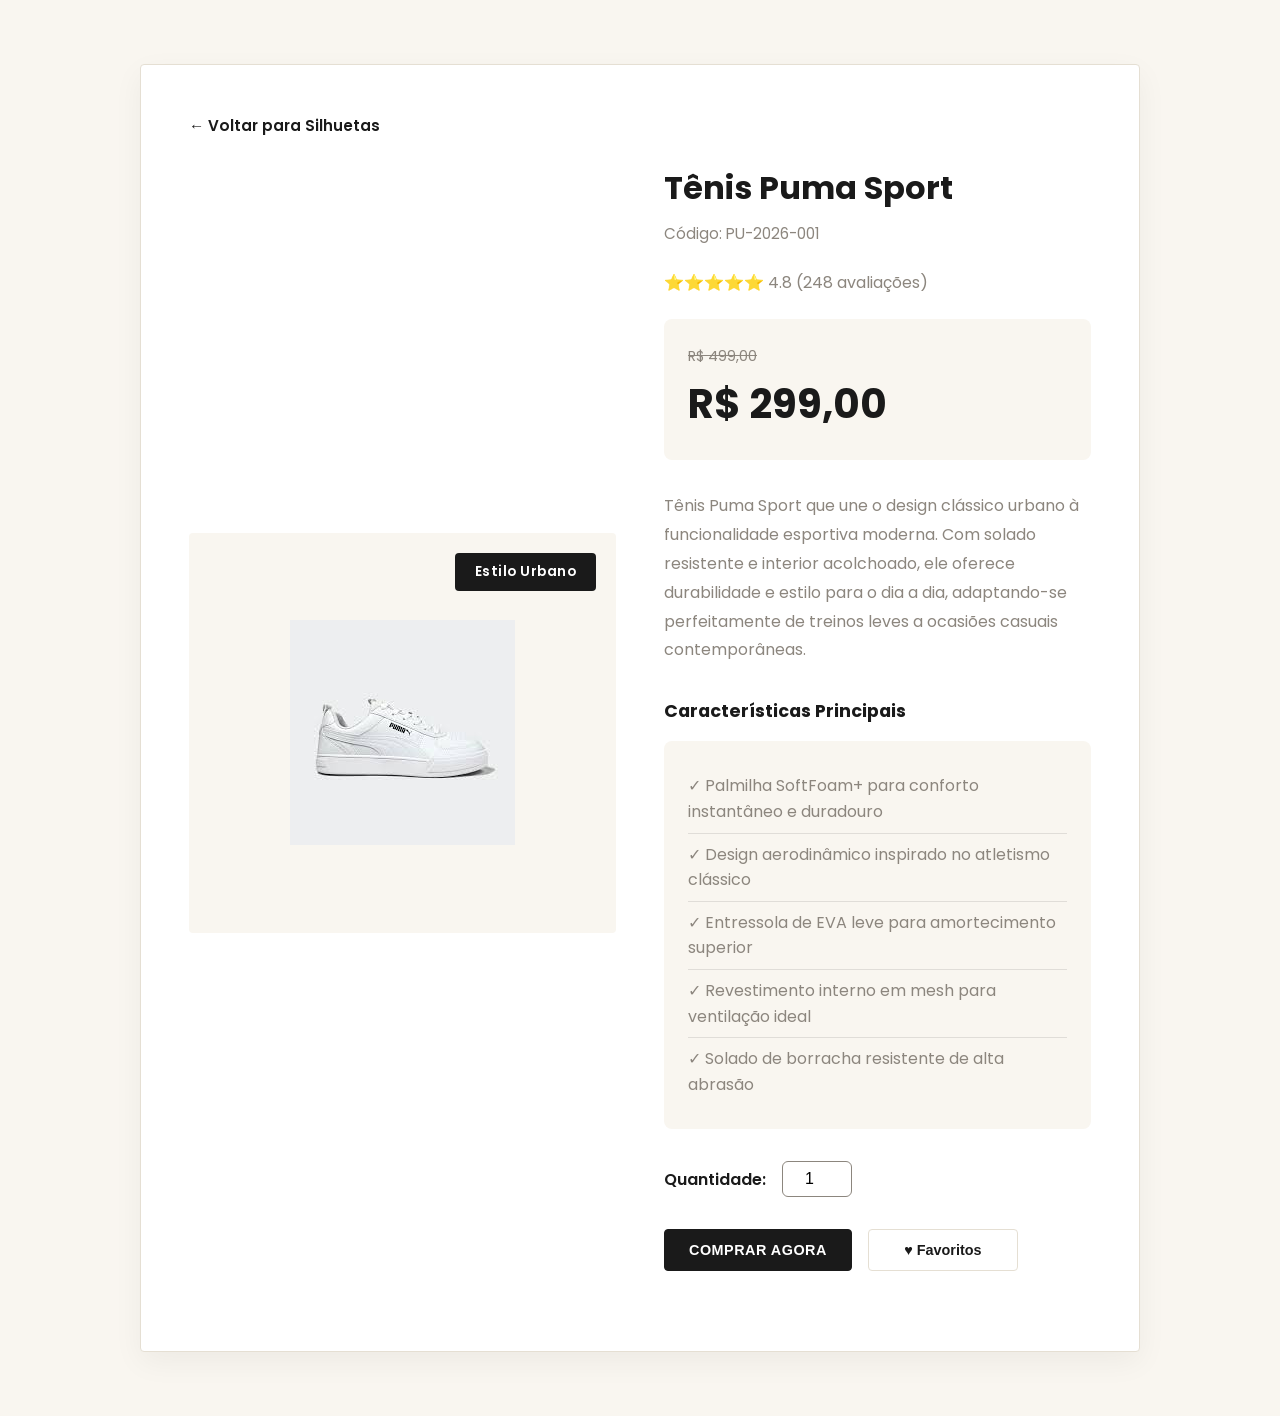
<file: pages/puma-sport.html>
<!DOCTYPE html>
<html lang="pt-BR">
<head>
    <meta charset="UTF-8">
    <meta name="viewport" content="width=device-width, initial-scale=1.0">
    <meta name="description" content="Tênis Puma Sport — Estética contemporânea focada em leveza e performance diária.">
    <link href="https://fonts.googleapis.com/css2?family=Poppins:wght@400;500;600;700&display=swap" rel="stylesheet">
    <link rel="icon" href="../assets/img/favicon.png" type="image/png">
    <link rel="stylesheet" href="../assets/css/style.css">
    <link rel="stylesheet" href="../assets/css/produto.css">
    <title>Tênis Puma Sport — Outlet Senai</title>
</head>
<body>
    <div class="produto-container">
        <a href="../index.html" class="voltar">← Voltar para Silhuetas</a>
        
        <div class="produto-grid">
            <div class="produto-imagem">
                <span class="badge">Estilo Urbano</span>
                <img src="../assets/img/produtos/puma-sport.jpg" alt="Tênis Puma Sport">
            </div>

            <div class="produto-info">
                <h1>Tênis Puma Sport</h1>
                <div class="info-meta">Código: PU-2026-001</div>
                <div class="avaliacao">⭐⭐⭐⭐⭐ 4.8 (248 avaliações)</div>
                
                <div class="produto-preco">
                    <span class="preco-original">R$ 499,00</span>
                    <div class="preco-atual">R$ 299,00</div>
                </div>

                <div class="produto-descricao">
                    Tênis Puma Sport que une o design clássico urbano à funcionalidade esportiva moderna. Com solado resistente e interior acolchoado, ele oferece durabilidade e estilo para o dia a dia, adaptando-se perfeitamente de treinos leves a ocasiões casuais contemporâneas.
                </div>

                <div class="especificacoes">
                    <h3>Características Principais</h3>
                    <ul>
                        <li>✓ Palmilha SoftFoam+ para conforto instantâneo e duradouro</li>
                        <li>✓ Design aerodinâmico inspirado no atletismo clássico</li>
                        <li>✓ Entressola de EVA leve para amortecimento superior</li>
                        <li>✓ Revestimento interno em mesh para ventilação ideal</li>
                        <li>✓ Solado de borracha resistente de alta abrasão</li>
                    </ul>
                </div>

                <div class="quantidade">
                    <label for="qty">Quantidade:</label>
                    <input type="number" id="qty" value="1" min="1" max="10">
                </div>

                <div class="botoes">
                    <button class="btn-comprar">Comprar Agora</button>
                    <button class="btn-favorito">♥ Favoritos</button>
                </div>
            </div>
        </div>
    </div>
</body>
</html>
</file>
<file: assets/css/style.css>
/* Reset and Base Styles */
:root {
    --color-primary: #1A1A1A;
    --color-secondary: #8C867E;
    --color-accent: #8C867E;
    --color-dark: #1A1A1A;
    --color-light: #F9F6F0;
    --color-white: #ffffff;
    --color-gray: #8C867E;
    --color-earth-light: #E5DFD3;
    --shadow: 0 4px 10px rgba(0, 0, 0, 0.02);
    --shadow-lg: 0 10px 30px rgba(0, 0, 0, 0.05);
    --transition: all 0.3s cubic-bezier(0.16, 1, 0.3, 1);
}

* {
    margin: 0;
    padding: 0;
    box-sizing: border-box;
}

body {
    font-family: 'Poppins', sans-serif;
    color: var(--color-dark);
    background-color: var(--color-light);
    line-height: 1.6;
}

/* Navbar */
.navbar {
    background: var(--color-white);
    color: var(--color-dark);
    padding: 0;
    position: sticky;
    top: 0;
    z-index: 100;
    border-bottom: 1px solid var(--color-earth-light);
}

.nav-container {
    display: flex;
    justify-content: space-between;
    align-items: center;
    padding: 1rem 2rem;
    max-width: 1200px;
    margin: 0 auto;
    width: 100%;
}

.logo-link {
    display: flex;
    align-items: center;
    gap: 0.75rem;
    text-decoration: none;
    color: var(--color-dark);
    font-weight: 700;
    font-size: 1.25rem;
    transition: var(--transition);
}

.logo-box {
    background: var(--color-dark);
    color: var(--color-white);
    width: 40px;
    height: 40px;
    border-radius: 4px;
    display: flex;
    align-items: center;
    justify-content: center;
    font-weight: 700;
}

.brand-name {
    letter-spacing: 0.5px;
}

/* Menu */
.menu {
    list-style: none;
    display: flex;
    align-items: center;
    gap: 2rem;
}

.menu a {
    text-decoration: none;
    color: var(--color-dark);
    font-weight: 500;
    font-size: 0.95rem;
    transition: var(--transition);
    position: relative;
}

.menu a::after {
    content: '';
    position: absolute;
    bottom: -5px;
    left: 0;
    width: 0;
    height: 2px;
    background: var(--color-dark);
    transition: var(--transition);
}

.menu a:hover::after {
    width: 100%;
}

.btn-contato {
    background: var(--color-dark);
    padding: 0.5rem 1.25rem;
    border-radius: 4px;
    color: var(--color-white) !important;
    font-weight: 600;
}

.btn-contato:hover {
    background: #f3f4f6;
    transform: translateY(-2px);
    box-shadow: 0 4px 8px rgba(0, 0, 0, 0.2);
}

.btn-finalizar { 
  background: var(--color-dark);
  border-radius: 4px;
  border: 1px solid var(--color-dark);
  color: var(--color-white); 
  padding: 10px 20px;
  line-height: 20px;
  cursor: pointer;
  transition: var(--transition);
  font-size: 16px;
  font-weight: 600;
  text-transform: uppercase;
  letter-spacing: 0.5px;
}

.btn-finalizar:hover {
  background: transparent;
  color: var(--color-dark);
}

/* Banner */
.banner {
    height: 550px;
    background-color: var(--color-light);
    display: flex;
    flex-direction: column;
    justify-content: center;
    align-items: center;
    color: var(--color-dark);
    text-align: center;
    position: relative;
    overflow: hidden;
    border-bottom: 1px solid var(--color-earth-light);
}

.banner-content {
    position: relative;
    z-index: 10;
    max-width: 700px;
    padding: 0 1.5rem;
}

.banner h1 {
    font-size: 3rem;
    margin-bottom: 1.5rem;
    font-weight: 700;
    letter-spacing: -1px;
    line-height: 1.2;
}

.banner p {
    font-size: 1.25rem;
    margin-bottom: 2.5rem;
    opacity: 0.85;
    font-weight: 300;
    max-width: 600px;
    margin-left: auto;
    margin-right: auto;
}

.btn-verprodutos {
    background-color: var(--color-dark);
    color: var(--color-white);
    border: 1px solid var(--color-dark);
    padding: 0.85rem 3rem;
    font-size: 0.95rem;
    font-weight: 600;
    border-radius: 4px;
    cursor: pointer;
    transition: var(--transition);
    text-transform: uppercase;
    letter-spacing: 1px;
}

.btn-verprodutos:hover {
    background-color: transparent;
    color: var(--color-dark);
    transform: translateY(-2px);
}

/* Products Section */
.produtos {
    display: grid;
    grid-template-columns: repeat(auto-fit, minmax(280px, 1fr));
    gap: 2.5rem;
    padding: 6rem 2rem;
    max-width: 1200px;
    margin: 0 auto;
    background: transparent;
}

.card {
    background: var(--color-white);
    border-radius: 4px;
    border: 1px solid var(--color-earth-light);
    text-align: center;
    overflow: hidden;
    transition: var(--transition);
    display: flex;
    flex-direction: column;
}

.card:hover {
    transform: translateY(-5px);
    box-shadow: var(--shadow-lg);
}

.card-image {
    position: relative;
    width: 100%;
    height: 280px;
    overflow: hidden;
    background: var(--color-light);
}

.card-image img {
    width: 100%;
    height: 100%;
    object-fit: cover;
    transition: var(--transition);
}

.card:hover .card-image img {
    transform: scale(1.05);
}

.badge-desconto {
    position: absolute;
    top: 15px;
    right: 15px;
    background: var(--color-dark);
    color: var(--color-white);
    padding: 0.4rem 0.8rem;
    border-radius: 4px;
    font-weight: 600;
    font-size: 0.8rem;
    letter-spacing: 0.5px;
}

.card-content {
    padding: 2rem 1.5rem;
    flex-grow: 1;
    display: flex;
    flex-direction: column;
}

.card h3 {
    font-size: 1.25rem;
    margin-bottom: 0.5rem;
    color: var(--color-dark);
    font-weight: 600;
}

.descricao {
    font-size: 0.9rem;
    color: var(--color-gray);
    margin-bottom: 1.5rem;
    flex-grow: 1;
}

.preco-container {
    margin: 1rem 0 1.5rem 0;
}

.preco-original {
    font-size: 0.9rem;
    color: var(--color-gray);
    text-decoration: line-through;
    margin-bottom: 0.25rem;
}

.preco {
    font-size: 1.5rem;
    font-weight: 700;
    color: var(--color-dark);
    margin: 0;
}

.btn-comprar {
    background: var(--color-dark);
    border: 1px solid var(--color-dark);
    border-radius: 4px;
    color: var(--color-white);
    padding: 12px 24px;
    font-size: 0.9rem;
    font-weight: 600;
    letter-spacing: 0.5px;
    text-transform: uppercase;
    cursor: pointer;
    transition: var(--transition);
}

.btn-comprar:hover {
    background: transparent;
    color: var(--color-dark);
}

.btn-add {
    background: var(--color-dark);
    border: 1px solid var(--color-dark);
    border-radius: 4px;
    color: var(--color-white);
    padding: 12px 24px;
    font-size: 0.9rem;
    font-weight: 600;
    letter-spacing: 0.5px;
    text-transform: uppercase;
    cursor: pointer;
    transition: var(--transition);
}

.btn-add:hover {
    background: transparent;
    color: var(--color-dark);
}

/* About Section */
.sobre {
    padding: 6rem 2rem;
    max-width: 1200px;
    margin: 0 auto;
    text-align: center;
}

.sobre h2 {
    font-size: 2.25rem;
    margin-bottom: 3rem;
    color: var(--color-dark);
    font-weight: 700;
    letter-spacing: -0.5px;
}

.sobre-manifesto {
    max-width: 800px;
    margin: 0 auto 5rem;
    text-align: left;
    font-size: 1.1rem;
    line-height: 1.8;
    color: var(--color-dark);
}

.sobre-manifesto p {
    margin-bottom: 1.5rem;
    opacity: 0.9;
}

.sobre-manifesto p:last-child {
    margin-bottom: 0;
}

.sobre-grid {
    display: grid;
    grid-template-columns: repeat(auto-fit, minmax(280px, 1fr));
    gap: 2.5rem;
}

.sobre-card {
    padding: 3rem 2rem;
    background: var(--color-white);
    border: 1px solid var(--color-earth-light);
    border-radius: 4px;
    transition: var(--transition);
}

.sobre-card:hover {
    background: var(--color-white);
    box-shadow: var(--shadow-lg);
    transform: translateY(-5px);
}

.sobre-icon {
    font-size: 2rem;
    color: var(--color-dark);
    margin-bottom: 1.5rem;
}

.sobre-card h4 {
    font-size: 1.2rem;
    margin-bottom: 0.75rem;
    color: var(--color-dark);
    font-weight: 600;
}

.sobre-card p {
    color: var(--color-gray);
    line-height: 1.6;
    font-size: 0.95rem;
}

/* Footer */
footer {
    background: var(--color-dark);
    color: var(--color-white);
    padding: 5rem 2rem 2rem;
    margin-top: 0;
}

.footer-container {
    display: grid;
    grid-template-columns: repeat(auto-fit, minmax(250px, 1fr));
    gap: 3rem;
    max-width: 1200px;
    margin: 0 auto 3rem;
}

.footer-section h4 {
    font-size: 1.1rem;
    margin-bottom: 1.5rem;
    color: var(--color-white);
    font-weight: 600;
    text-transform: uppercase;
    letter-spacing: 0.5px;
}

.footer-section p {
    color: rgba(255, 255, 255, 0.7);
    margin-bottom: 0.75rem;
    line-height: 1.6;
}

.footer-section ul {
    list-style: none;
}

.footer-section ul li {
    margin-bottom: 0.75rem;
}

.footer-section a {
    color: rgba(255, 255, 255, 0.7);
    text-decoration: none;
    transition: var(--transition);
}

.footer-section a:hover {
    color: var(--color-white);
}

.footer-bottom {
    text-align: center;
    padding-top: 2rem;
    border-top: 1px solid rgba(255, 255, 255, 0.08);
    color: rgba(255, 255, 255, 0.5);
    font-size: 0.9rem;
}

/* Responsive */
@media (max-width: 768px) {
    .nav-container {
        flex-direction: column;
        gap: 1.25rem;
        padding: 1.5rem 1rem;
    }

    .menu {
        flex-wrap: wrap;
        justify-content: center;
        gap: 1.25rem;
    }

    .banner h1 {
        font-size: 2.25rem;
    }

    .banner p {
        font-size: 1.1rem;
    }

    .produtos {
        grid-template-columns: 1fr;
        padding: 4rem 1rem;
    }
}

/* Toast de notificação */
.toast {
    display: none;
    position: fixed;
    bottom: 30px;
    right: 30px;
    background-color: var(--color-dark);
    color: var(--color-white);
    padding: 16px 24px;
    border-radius: 4px;
    box-shadow: var(--shadow-lg);
    z-index: 1000;
    font-family: 'Poppins', sans-serif;
    font-size: 0.95rem;
    font-weight: 500;
    letter-spacing: 0.5px;
    transition: opacity 0.5s ease;
    border: 1px solid rgba(255, 255, 255, 0.1);
}

/* Carrinho lateral */
.cart-modal {
    display: none;
    position: fixed;
    top: 0;
    right: 0;
    width: 350px;
    height: 100%;
    background: var(--color-white);
    box-shadow: -10px 0 30px rgba(0,0,0,0.05);
    z-index: 2000;
    padding: 30px;
    overflow-y: auto;
    border-left: 1px solid var(--color-earth-light);
    transition: var(--transition);
}

.cart-modal h3 {
    font-size: 1.5rem;
    margin-bottom: 2rem;
    color: var(--color-dark);
    font-weight: 700;
    letter-spacing: -0.5px;
}

.item-no-carrinho {
    display: flex;
    align-items: center;
    gap: 15px;
    margin-bottom: 20px;
    border-bottom: 1px solid var(--color-earth-light);
    padding-bottom: 15px;
}

.item-no-carrinho img {
    width: 60px;
    height: 60px;
    object-fit: cover;
    border-radius: 4px;
    background: var(--color-light);
}

.item-no-carrinho p {
    font-size: 0.95rem;
    color: var(--color-dark);
    margin-bottom: 2px;
}

.item-no-carrinho p strong {
    font-weight: 600;
}
</file>
<file: assets/css/produto.css>
/* ============================================
   produto.css — Estilos da Página de Produto
   ============================================ */

/* Container principal do produto */
.produto-container {
    max-width: 1000px;
    margin: 0 auto;
    padding: 3rem;
    background: var(--color-white);
    border-radius: 4px;
    border: 1px solid var(--color-earth-light);
    margin-top: 4rem;
    margin-bottom: 4rem;
    box-shadow: var(--shadow-lg);
}

/* Grid: imagem + informações lado a lado */
.produto-grid {
    display: grid;
    grid-template-columns: 1fr 1fr;
    gap: 3rem;
    align-items: center;
}

/* Imagem do produto */
.produto-imagem {
    position: relative;
    width: 100%;
    height: 400px;
    background: var(--color-light);
    border-radius: 4px;
    display: flex;
    align-items: center;
    justify-content: center;
    overflow: hidden;
}

.produto-imagem img {
    max-width: 100%;
    max-height: 100%;
    object-fit: contain;
}

/* Badge de desconto */
.badge {
    position: absolute;
    top: 20px;
    right: 20px;
    background: var(--color-dark);
    color: var(--color-white);
    padding: 0.5rem 1.25rem;
    border-radius: 4px;
    font-weight: 600;
    font-size: 0.85rem;
    letter-spacing: 0.5px;
}

/* Informações do produto */
.produto-info h1 {
    font-size: 2rem;
    margin-bottom: 0.5rem;
    color: var(--color-dark);
}

.produto-info .info-meta {
    color: var(--color-gray);
    font-size: 0.95rem;
    margin-bottom: 1.5rem;
}

.avaliacao {
    color: var(--color-accent);
    font-size: 1rem;
    margin-bottom: 1.5rem;
}

/* Preço do produto */
.produto-preco {
    margin: 1.5rem 0;
    padding: 1.5rem;
    background: var(--color-light);
    border-radius: 8px;
}

.produto-preco .preco-original {
    font-size: 0.9rem;
    color: var(--color-gray);
    text-decoration: line-through;
    display: inline-block;
    margin-right: 1rem;
}

.preco-atual {
    font-size: 2.5rem;
    font-weight: 700;
    color: var(--color-primary);
}

/* Descrição */
.produto-descricao {
    margin: 2rem 0;
    color: var(--color-gray);
    line-height: 1.8;
    font-size: 1rem;
}

/* Especificações */
.especificacoes {
    margin: 2rem 0;
}

.especificacoes h3 {
    font-size: 1.1rem;
    margin-bottom: 1rem;
    color: var(--color-dark);
}

.especificacoes ul {
    list-style: none;
    background: var(--color-light);
    padding: 1.5rem;
    border-radius: 8px;
}

.especificacoes li {
    padding: 0.5rem 0;
    color: var(--color-gray);
    border-bottom: 1px solid rgba(0, 0, 0, 0.1);
}

.especificacoes li:last-child {
    border-bottom: none;
}

/* Quantidade */
.quantidade {
    display: flex;
    align-items: center;
    gap: 1rem;
    margin: 2rem 0;
}

.quantidade label {
    font-weight: 600;
}

.quantidade input {
    width: 70px;
    padding: 0.5rem;
    border: 1px solid var(--color-gray);
    border-radius: 6px;
    text-align: center;
    font-size: 1rem;
}

/* Botões da página de produto */
.botoes {
    display: flex;
    gap: 1rem;
    margin: 2rem 0;
}

.btn-favorito {
    background: transparent;
    color: var(--color-dark);
    border: 1px solid var(--color-earth-light);
    padding: 12px 24px;
    font-size: 0.9rem;
    font-weight: 600;
    border-radius: 4px;
    cursor: pointer;
    transition: var(--transition);
    min-width: 150px;
}

.btn-favorito:hover {
    background: var(--color-light);
    border-color: var(--color-dark);
}

/* Link de voltar */
.voltar {
    display: inline-block;
    color: var(--color-dark);
    text-decoration: none;
    font-weight: 600;
    margin-bottom: 1.5rem;
    transition: var(--transition);
    font-size: 0.95rem;
}

.voltar:hover {
    color: var(--color-secondary);
    transform: translateX(-3px);
}

/* Responsividade da página de produto */
@media (max-width: 768px) {
    .produto-grid {
        grid-template-columns: 1fr;
        gap: 2rem;
    }

    .produto-imagem {
        height: 300px;
    }

    .produto-info h1 {
        font-size: 1.5rem;
    }

    .preco-atual {
        font-size: 2rem;
    }

    .botoes {
        flex-direction: column;
    }
}
</file>
